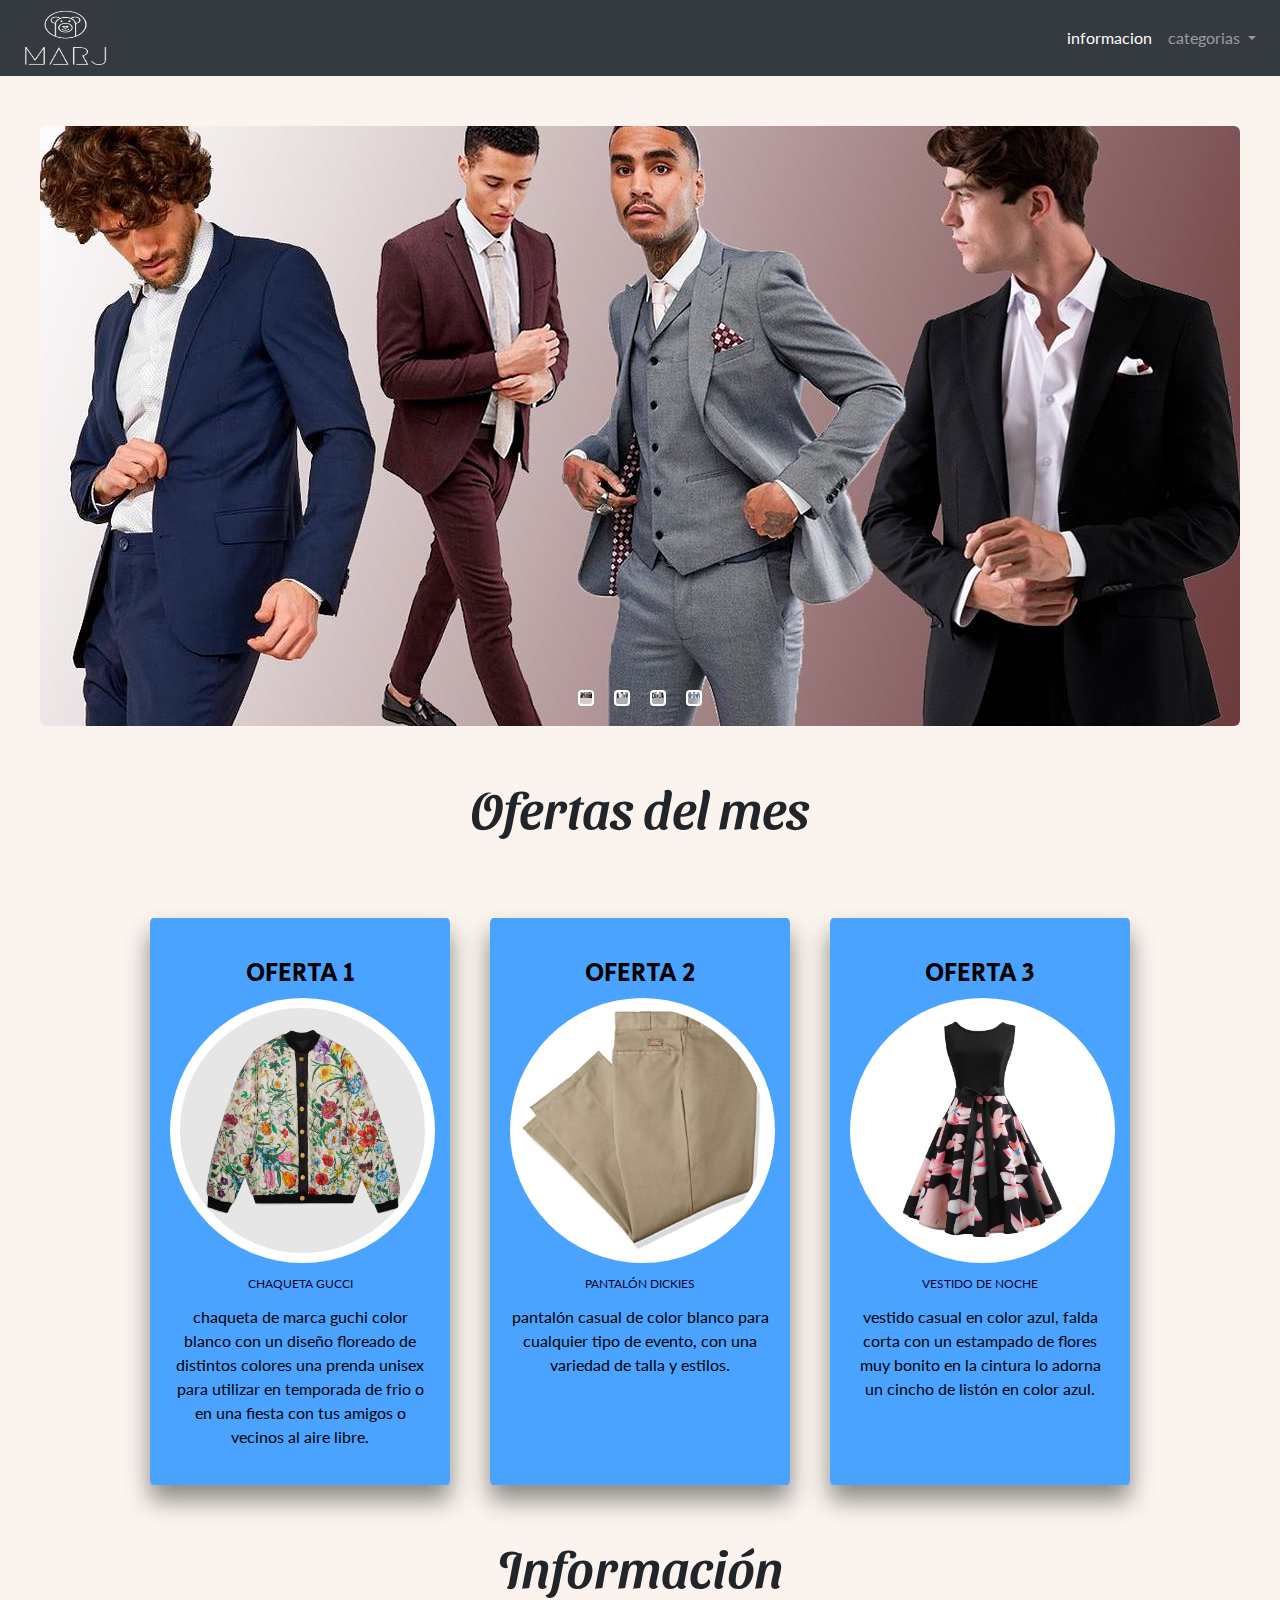
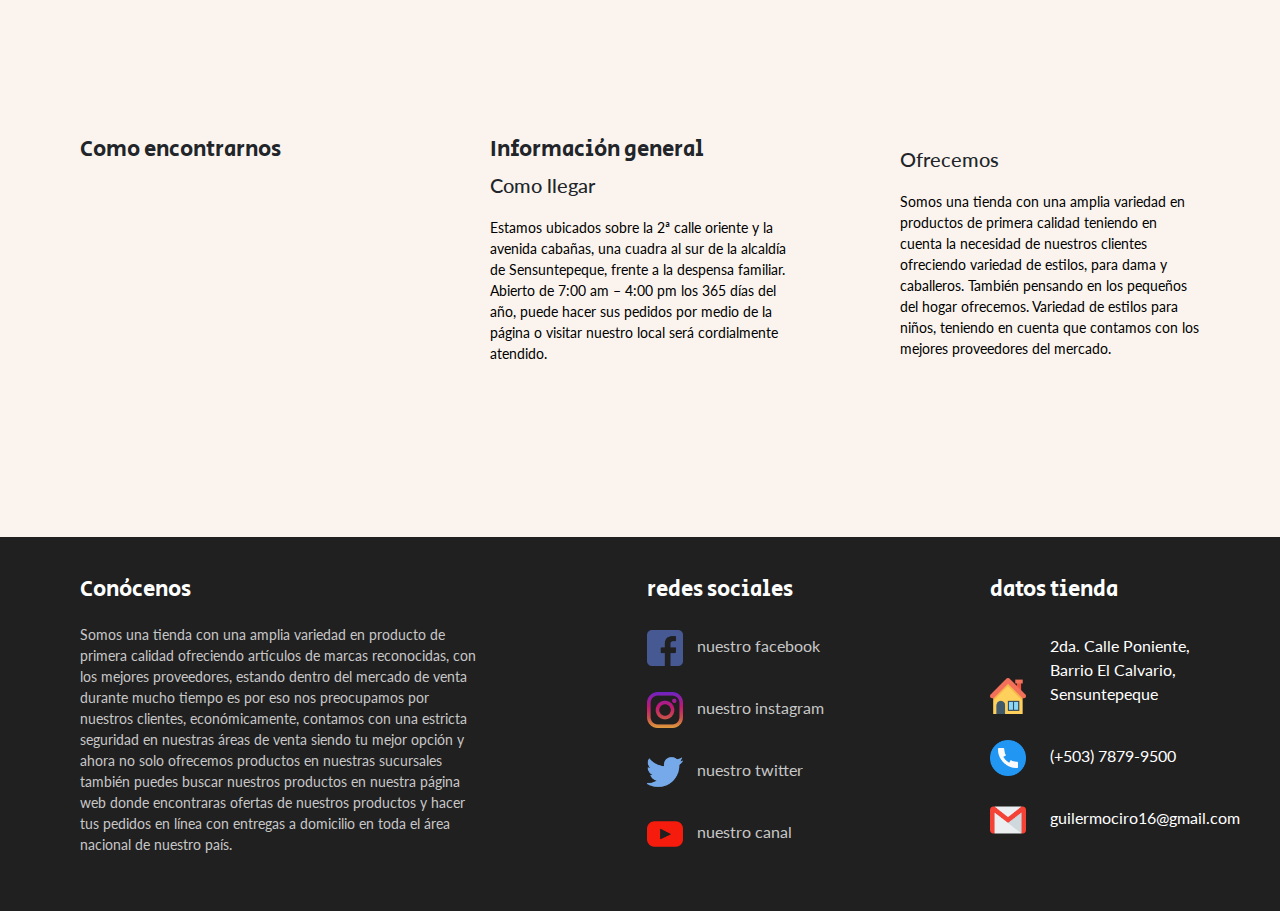
<file: index.html>
<!doctype html>
<html lang="es">
    <head>
        <!-- Required meta tags -->
        <meta charset="utf-8">
        <meta name="viewport" content="width=device-width, initial-scale=1, shrink-to-fit=no">

        <!-- Bootstrap CSS -->
        <link rel="stylesheet" href="css/bootstrap.css">

        <link href="https://fonts.googleapis.com/css2?family=Lato:wght@700&family=Sansita+Swashed:wght@800&family=Secular+One&display=swap" rel="stylesheet">

        <link rel="stylesheet" href="css/estilo3.css">
        <link rel="stylesheet" href="css/slider.css">


        <title>proyecto internet!</title>
    </head>
    <body>



        <nav class="navbar navbar-expand-lg navbar-dark bg-dark">

            <div class="centro">
                <a href="index.html">
                    <img src="img/ls.png" height="60" width="100">
                </a>
            </div>

            <button class="navbar-toggler" type="button" data-toggle="collapse" data-target="#navbarSupportedContent" aria-controls="navbarSupportedContent" aria-expanded="false" aria-label="Toggle navigation">
                <span class="navbar-toggler-icon"></span>
            </button>

            <div class="collapse navbar-collapse" id="navbarSupportedContent">
                <ul class="navbar-nav ml-auto">

                    <li class="nav-item active">
                        <a class="nav-link" href="info.html">informacion<span class="sr-only">(current)</span></a>
                    </li>
                    <li class="nav-item dropdown">
                        <a class="nav-link dropdown-toggle" href="#" id="navbarDropdown" role="button" data-toggle="dropdown" aria-haspopup="true" aria-expanded="false">
                            categorias
                        </a>
                        <div class="dropdown-menu" aria-labelledby="navbarDropdown">

                            <a class="dropdown-item" href="ropaM.html">ropa dama</a>
                            <a class="dropdown-item" href="ropaH.html">ropa caballero</a>
                            <a class="dropdown-item" href="ropaN2.html">ropa niña</a>
                            <a class="dropdown-item" href="ropaN1.html">ropa niño</a>
                            <div class="dropdown-divider"></div>

                        </div>
                    </li>
                </ul>

            </div>
        </nav>

        <section>

            <div class="cuerpo">
                <div class="full1">

                    <input type="radio" id="1" name="slider" hidden/>
                    <input type="radio" id="2" name="slider" hidden/>
                    <input type="radio" id="3" name="slider" hidden/>
                    <input type="radio" id="4" name="slider" hidden/>


                    <div class="slid">

                        <div class="icon">
                            <img src="img/d1.jpg">
                        </div>
                        <div class="icon">
                            <img src="img/d2.jpg">
                        </div>
                        <div class="icon">
                            <img src="img/d3.jpg">
                        </div>
                        <div class="icon">
                            <img src="img/d4.jpg">
                        </div>

                    </div>

                    <div class="pagina">

                        <label class="icono2" for="1">
                            <img src="img/d1.jpg">
                        </label>

                        <label class="icono2" for="2">
                            <img src="img/d2.jpg">
                        </label>

                        <label class="icono2" for="3">
                            <img src="img/d3.jpg">
                        </label>

                        <label class="icono2" for="4">
                            <img src="img/d4.jpg">
                        </label>

                    </div>

                </div>
            </div>


            <div class="esti">
                <h1>Ofertas del mes</h1>
                <article>
                    <div class="cua">
                        <div class="cuadro">
                            <h3>OFERTA 1</h3>
                            <div class="imag">
                                <img src="img/r1.jpg" alt="">
                            </div>
                            <p class="prenda">Chaqueta Gucci</p>
                            <p>chaqueta de marca guchi color blanco con un diseño floreado de distintos colores una prenda unisex para utilizar en temporada de frio o en una fiesta con tus amigos o vecinos al aire libre.</p>
                        </div>
                        <div class="cuadro">
                            <h3>OFERTA 2</h3>
                            <div class="imag">
                                <img src="img/r3.jpg" alt="">
                            </div>
                            <p class="prenda">pantalón Dickies</p>
                            <p>pantalón casual de color blanco para cualquier tipo de evento, con una variedad de talla y estilos.</p>

                        </div>
                        <div class="cuadro">
                            <h3>OFERTA 3</h3>
                            <div class="imag">
                                <img src="img/r4.jpg" alt="">
                            </div>
                            <p class="prenda">Vestido de Noche</p>
                            <p>vestido casual en color azul, falda corta con un estampado de flores muy bonito en la cintura lo adorna un cincho de listón en color azul.</p>

                        </div>
                    </div>
                </article>
                <h1>Información</h1>
            </div>

            <div class="full">

                <div class="cont-b">

                    <div class="columna1">

                        <div class="part1">
                            <h5>Como encontrarnos</h5>
                            <iframe src="https://www.google.com/maps/embed?pb=!1m18!1m12!1m3!1d6514.24677781229!2d-88.63093485538327!3d13.875355386132373!2m3!1f0!2f0!3f0!3m2!1i1024!2i768!4f13.1!3m3!1m2!1s0x8f64bd2e3ceefb33%3A0xe4e27eabc2741076!2sCalzado%20Jorgito!5e0!3m2!1ses-419!2ssv!4v1601573327488!5m2!1ses-419!2ssv" width="200" height="200" frameborder="0" style="border:0;" allowfullscreen="" aria-hidden="false" tabindex="0"></iframe>

                        </div>
                    </div>

                    <div class="columna2">

                        <div class="part2">
                            <h5>Información general</h5>
                        </div>

                        <div class="info1">
                            <h5>Como llegar</h5>
                            <p>Estamos ubicados sobre la 2ª calle oriente y la avenida cabañas, una cuadra al sur de la alcaldía de Sensuntepeque, frente a la despensa familiar. Abierto de 7:00 am – 4:00 pm los 365 días del año, puede hacer sus pedidos por medio de la página o visitar nuestro local será cordialmente atendido.</p>
                        </div>
                    </div>

                    <div class="columna3">
                        <div class="info2">
                            <h5>Ofrecemos</h5>
                            <p>Somos una tienda con una amplia variedad en productos de primera calidad teniendo en cuenta la necesidad de nuestros clientes ofreciendo variedad de estilos, para dama y caballeros. También pensando en los pequeños del hogar ofrecemos. Variedad de estilos para niños, teniendo en cuenta que contamos con los mejores proveedores  del mercado.</p>

                        </div>
                    </div>
                </div>

            </div>



        </section>

        <footer>
            <div class="full">

                <div class="cont-b">

                    <div class="columna1">
                        <h4>Conócenos</h4>
                        <p>Somos una tienda con una amplia variedad en producto de primera calidad ofreciendo artículos de marcas reconocidas, con los mejores proveedores, estando dentro del mercado de venta durante mucho tiempo es por eso nos preocupamos por nuestros clientes, económicamente,  contamos con una estricta seguridad en nuestras áreas de venta siendo tu mejor opción y ahora no solo ofrecemos productos en nuestras sucursales también puedes buscar nuestros productos en nuestra página web donde encontraras ofertas de nuestros productos y hacer tus pedidos en línea con entregas a domicilio en toda el área nacional de nuestro país.</p>

                    </div>
                    <div class="columna2">

                        <h4>redes sociales</h4>

                        <div class="filas">
                            <a href="https://m.facebook.com/MARJ-106790977982366/">
                                <img src="img/iconos/facebook.png">
                                <label>nuestro facebook</label>
                            </a>
                        </div>
                        <div class="filas">
                            <a href="https://www.instagram.com/MARJ_Oficial_Sensu/">
                                <img src="img/iconos/instagram.png">
                                <label>nuestro instagram</label>
                            </a>
                        </div>
                        <div class="filas">
                            <a href="https://mobile.twitter.com/MARJ_OFCIAL">
                                <img src="img/iconos/twitter.png">
                                <label>nuestro twitter</label>
                            </a>
                        </div>
                        <div class="filas">
                            <a href="https://m.youtube.com/channel/UCBLVKfd50AarW7typVD6k_A">
                                <img src="img/iconos/youtube.png">
                                <label>nuestro canal</label>
                            </a>
                        </div>

                    </div>
                    <div class="columna3">
                        <h4>datos tienda</h4>

                        <div class="filas2">
                            <img src="img/iconos/casa.png">
                            <label>2da. Calle Poniente, Barrio El Calvario, Sensuntepeque</label>
                        </div>
                        <div class="filas2">
                            <img src="img/iconos/telefono.png">
                            <label>(+503) 7879-9500</label>
                        </div>
                        <div class="filas2">
                            <img src="img/iconos/gmail.png">
                            <label>guilermociro16@gmail.com</label>
                        </div>

                    </div>

                </div>
            </div>
        </footer>



        <!-- Optional JavaScript -->
        <!-- jQuery first, then Popper.js, then Bootstrap JS -->
        <script src="https://code.jquery.com/jquery-3.5.1.slim.min.js" integrity="sha384-DfXdz2htPH0lsSSs5nCTpuj/zy4C+OGpamoFVy38MVBnE+IbbVYUew+OrCXaRkfj" crossorigin="anonymous"></script>
        <script src="js/bootstrap.js"></script>

    </body>
</html>
</file>
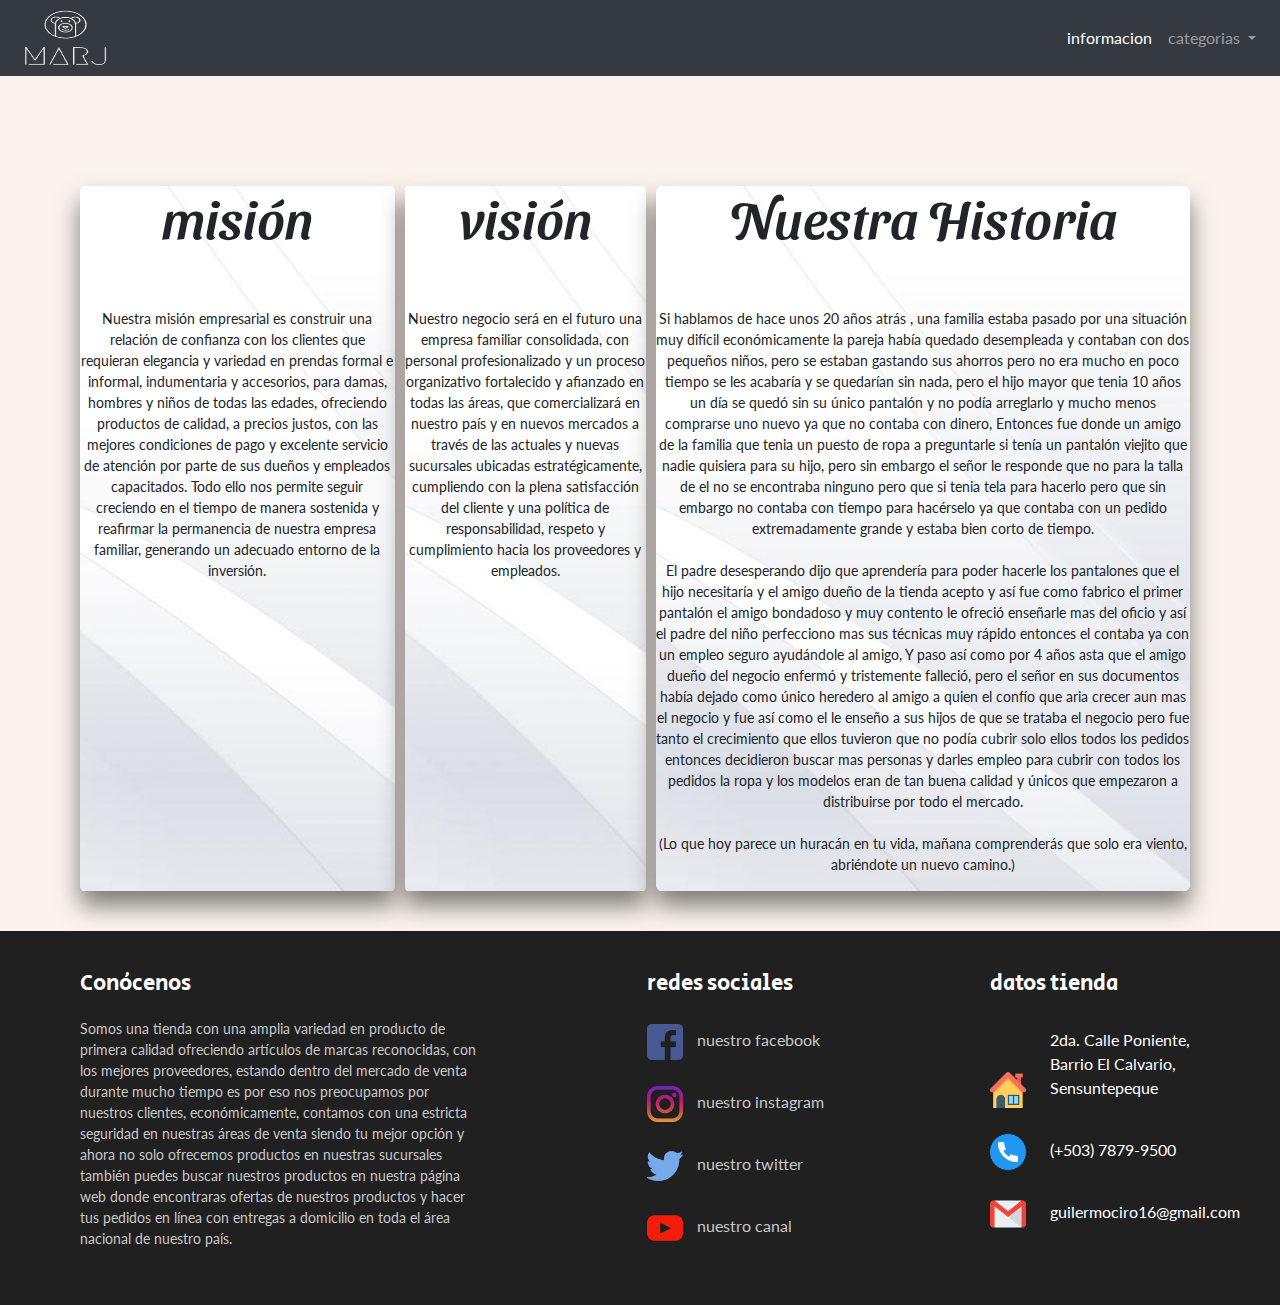
<file: info.html>
<!doctype html>
<html lang="es">
    <head>
        <!-- Required meta tags -->
        <meta charset="utf-8">
        <meta name="viewport" content="width=device-width, initial-scale=1, shrink-to-fit=no">

        <!-- Bootstrap CSS -->
        <link rel="stylesheet" href="css/bootstrap.css">

        <link href="https://fonts.googleapis.com/css2?family=Lato:wght@700&family=Sansita+Swashed:wght@800&family=Secular+One&display=swap" rel="stylesheet">

        <link rel="stylesheet" href="css/estilo3.css">
        <link rel="stylesheet" href="css/slider.css">
        <link rel="stylesheet" href="css/estilo5.css">




        <title>proyecto internet!</title>
    </head>
    <body>



        <nav class="navbar navbar-expand-lg navbar-dark bg-dark">

            <div class="centro">
                <a href="index.html">
                    <img src="img/ls.png" height="60" width="100">
                </a>
            </div>

            <button class="navbar-toggler" type="button" data-toggle="collapse" data-target="#navbarSupportedContent" aria-controls="navbarSupportedContent" aria-expanded="false" aria-label="Toggle navigation">
                <span class="navbar-toggler-icon"></span>
            </button>

            <div class="collapse navbar-collapse" id="navbarSupportedContent">
                <ul class="navbar-nav ml-auto">

                    <li class="nav-item active">
                        <a class="nav-link" href="info.html">informacion<span class="sr-only">(current)</span></a>
                    </li>
                    <li class="nav-item dropdown">
                        <a class="nav-link dropdown-toggle" href="#" id="navbarDropdown" role="button" data-toggle="dropdown" aria-haspopup="true" aria-expanded="false">
                            categorias
                        </a>
                        <div class="dropdown-menu" aria-labelledby="navbarDropdown">

                            <a class="dropdown-item" href="ropaM.html">ropa dama</a>
                            <a class="dropdown-item" href="ropaH.html">ropa caballero</a>
                            <a class="dropdown-item" href="ropaN2.html">ropa niña</a>
                            <a class="dropdown-item" href="ropaN1.html">ropa niño</a>
                            <div class="dropdown-divider"></div>

                        </div>
                    </li>
                </ul>

            </div>
        </nav>

        <section>

            <div class="full">

                <div class="cont-b">

                    <div class="columna6">
                        <h4>misión</h4>
                        <p>Nuestra misión empresarial es construir una relación de confianza con los clientes que requieran elegancia y variedad en prendas formal e informal, indumentaria y accesorios, para damas, hombres y niños de todas las edades, ofreciendo productos de calidad, a precios justos, con las mejores condiciones de pago y excelente servicio de atención por parte de sus dueños y empleados capacitados. Todo ello nos permite seguir creciendo en el tiempo de manera sostenida y reafirmar la permanencia de nuestra empresa familiar, generando un adecuado entorno de la inversión.</p>

                    </div>
                    <div class="columna6">

                        <h4>visión</h4>
                        <p>Nuestro negocio será en el futuro una empresa familiar consolidada, con personal profesionalizado y un proceso organizativo fortalecido y afianzado en todas las áreas, que comercializará en nuestro país y en nuevos mercados a través de las actuales y nuevas sucursales ubicadas estratégicamente, cumpliendo con la plena satisfacción del cliente y una política de responsabilidad, respeto y cumplimiento hacia los proveedores y empleados.</p>

                    </div>
                    <div class="columna6">
                        <h4>Nuestra Historia</h4>
                        <p>Si hablamos de hace unos 20 años atrás , una familia estaba pasado por una situación muy difícil económicamente la pareja había quedado desempleada y contaban con dos pequeños niños, pero se estaban gastando sus ahorros pero no era mucho en poco tiempo se les acabaría y se quedarían sin nada, pero el hijo mayor que tenia 10 años un día se quedó sin su único pantalón y no podía arreglarlo y mucho menos comprarse uno nuevo ya que no contaba con dinero, Entonces fue donde un amigo de la familia que tenia un puesto de ropa a preguntarle si tenía un pantalón viejito que nadie quisiera para su hijo, pero sin embargo el señor le responde que no para la talla de el no se encontraba ninguno pero que si tenia tela para hacerlo pero que sin embargo no contaba con tiempo para hacérselo ya que contaba con un pedido extremadamente grande y estaba bien corto de tiempo. <br><br>
                            El padre desesperando dijo que aprendería para poder hacerle los pantalones que el hijo necesitaría y el amigo dueño de la tienda acepto y así fue como fabrico el primer pantalón el amigo bondadoso y muy contento le ofreció enseñarle mas del oficio y así el padre del niño perfecciono mas sus técnicas muy rápido entonces el contaba ya con un empleo seguro ayudándole al amigo, Y paso así como por 4 años asta que el amigo dueño del negocio enfermó y tristemente falleció, pero el señor en sus documentos había dejado como único heredero al amigo a quien el confío que aria crecer aun mas el negocio y fue así como el le enseño a sus hijos de que se trataba el negocio pero fue tanto el crecimiento que ellos tuvieron que no podía cubrir solo ellos todos los pedidos entonces decidieron buscar mas personas y darles empleo para cubrir con todos los pedidos la ropa y los modelos eran de tan buena calidad y únicos que empezaron a distribuirse por todo el mercado. <br><br>
                            (Lo que hoy parece un huracán en tu vida, mañana comprenderás que solo era viento, abriéndote un nuevo camino.)</p>
                    </div>

                </div>

            </div>




        </section>

        <footer>
            <div class="full">

                <div class="cont-b">

                    <div class="columna1">
                        <h4>Conócenos</h4>
                        <p>Somos una tienda con una amplia variedad en producto de primera calidad ofreciendo artículos de marcas reconocidas, con los mejores proveedores, estando dentro del mercado de venta durante mucho tiempo es por eso nos preocupamos por nuestros clientes, económicamente,  contamos con una estricta seguridad en nuestras áreas de venta siendo tu mejor opción y ahora no solo ofrecemos productos en nuestras sucursales también puedes buscar nuestros productos en nuestra página web donde encontraras ofertas de nuestros productos y hacer tus pedidos en línea con entregas a domicilio en toda el área nacional de nuestro país.</p>

                    </div>
                    <div class="columna2">

                        <h4>redes sociales</h4>

                        <div class="filas">
                            <a href="https://m.facebook.com/MARJ-106790977982366/">
                                <img src="img/iconos/facebook.png">
                                <label>nuestro facebook</label>
                            </a>
                        </div>
                        <div class="filas">
                            <a href="https://www.instagram.com/MARJ_Oficial_Sensu/">
                                <img src="img/iconos/instagram.png">
                                <label>nuestro instagram</label>
                            </a>
                        </div>
                        <div class="filas">
                            <a href="https://mobile.twitter.com/MARJ_OFCIAL">
                                <img src="img/iconos/twitter.png">
                                <label>nuestro twitter</label>
                            </a>
                        </div>
                        <div class="filas">
                            <a href="https://m.youtube.com/channel/UCBLVKfd50AarW7typVD6k_A">
                                <img src="img/iconos/youtube.png">
                                <label>nuestro canal</label>
                            </a>
                        </div>

                    </div>
                    <div class="columna3">
                        <h4>datos tienda</h4>

                        <div class="filas2">
                            <img src="img/iconos/casa.png">
                            <label>2da. Calle Poniente, Barrio El Calvario, Sensuntepeque</label>
                        </div>
                        <div class="filas2">
                            <img src="img/iconos/telefono.png">
                            <label>(+503) 7879-9500</label>
                        </div>
                        <div class="filas2">
                            <img src="img/iconos/gmail.png">
                            <label>guilermociro16@gmail.com</label>
                        </div>

                    </div>

                </div>
            </div>
        </footer>



        <!-- Optional JavaScript -->
        <!-- jQuery first, then Popper.js, then Bootstrap JS -->
        <script src="https://code.jquery.com/jquery-3.5.1.slim.min.js" integrity="sha384-DfXdz2htPH0lsSSs5nCTpuj/zy4C+OGpamoFVy38MVBnE+IbbVYUew+OrCXaRkfj" crossorigin="anonymous"></script>
        <script src="js/bootstrap.js"></script>

    </body>
</html>
</file>
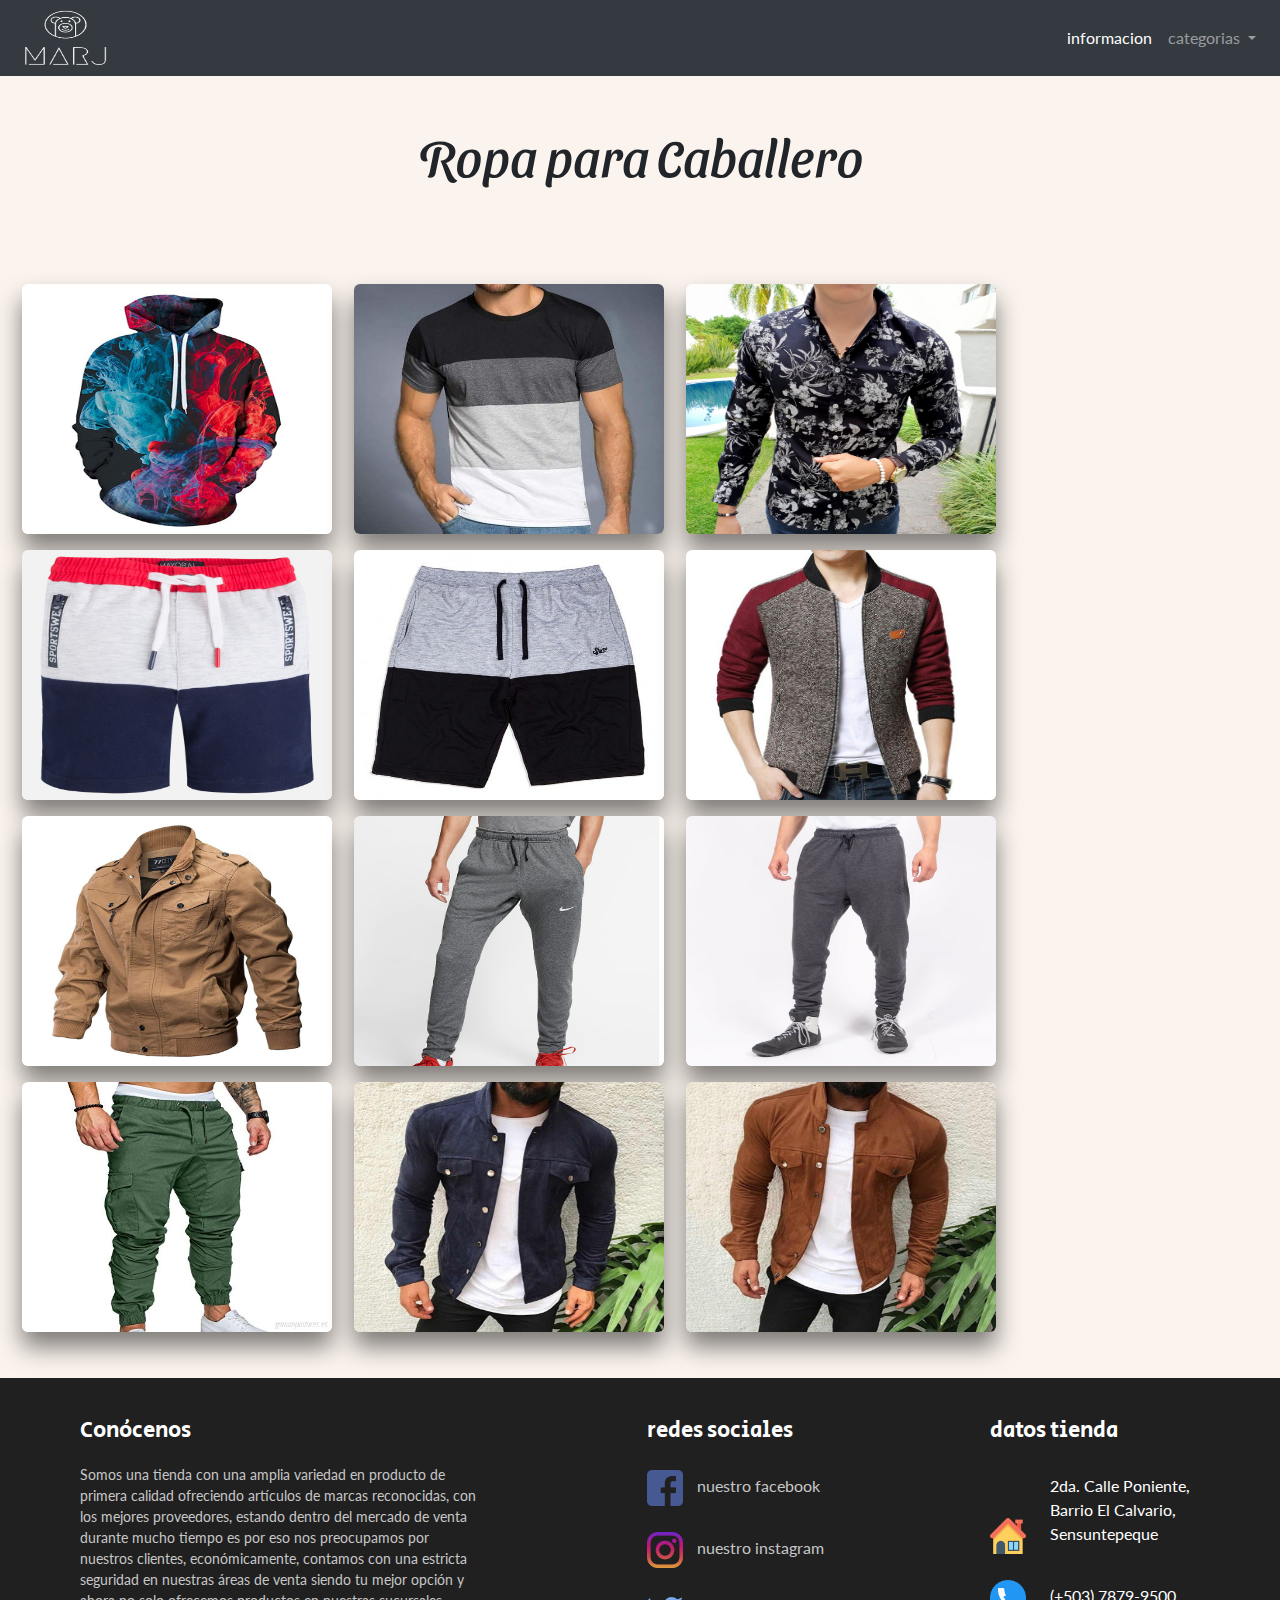
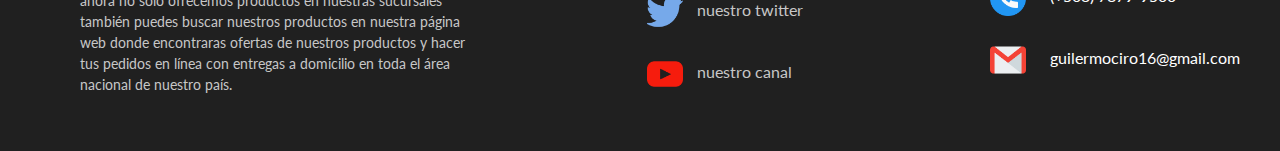
<file: ropaH.html>
<!doctype html>
<html lang="es">
    <head>
        <!-- Required meta tags -->
        <meta charset="utf-8">
        <meta name="viewport" content="width=device-width, initial-scale=1, shrink-to-fit=no">

        <!-- Bootstrap CSS -->
        <link rel="stylesheet" href="css/bootstrap.css">

        <link href="https://fonts.googleapis.com/css2?family=Lato:wght@700&family=Sansita+Swashed:wght@800&family=Secular+One&display=swap" rel="stylesheet">

        <link rel="stylesheet" href="css/estilo3.css">
        <link rel="stylesheet" href="css/slider.css">
        <link rel="stylesheet" href="css/estilo4.css">



        <title>proyecto internet!</title>
    </head>
    <body>



        <nav class="navbar navbar-expand-lg navbar-dark bg-dark">

            <div class="centro">
                <a href="index.html">
                    <img src="img/ls.png" height="60" width="100">
                </a>
            </div>

            <button class="navbar-toggler" type="button" data-toggle="collapse" data-target="#navbarSupportedContent" aria-controls="navbarSupportedContent" aria-expanded="false" aria-label="Toggle navigation">
                <span class="navbar-toggler-icon"></span>
            </button>

            <div class="collapse navbar-collapse" id="navbarSupportedContent">
                <ul class="navbar-nav ml-auto">

                    <li class="nav-item active">
                        <a class="nav-link" href="info.html">informacion<span class="sr-only">(current)</span></a>
                    </li>
                    <li class="nav-item dropdown">
                        <a class="nav-link dropdown-toggle" href="#" id="navbarDropdown" role="button" data-toggle="dropdown" aria-haspopup="true" aria-expanded="false">
                            categorias
                        </a>
                        <div class="dropdown-menu" aria-labelledby="navbarDropdown">

                            <a class="dropdown-item" href="ropaM.html">ropa dama</a>
                            <a class="dropdown-item" href="ropaH.html">ropa caballero</a>
                            <a class="dropdown-item" href="ropaN2.html">ropa niña</a>
                            <a class="dropdown-item" href="ropaN1.html">ropa niño</a>
                            <div class="dropdown-divider"></div>

                        </div>
                    </li>
                </ul>

            </div>
        </nav>

        <section>

            <div class="kl">
                <h9>Ropa para Caballero</h9>
            </div>

            <div class="l1">

                <div class="r1">
                    <figure>
                        <img src="img/ropaH/r1.jpg" class="card-img-top" alt="...">
                        <div class="t1">
                            <p>Lindo suerte de caballero en toda talla.</p>
                        </div>
                    </figure>
                </div>

                <div class="r1">
                    <figure>
                        <img src="img/ropaH/r2.jpg" class="card-img-top" alt="...">
                        <div class="t1">
                            <p>Bonita camiseta ideal para ocasiones normales.</p>
                        </div>
                    </figure>
                </div>
                <div class="r1">
                    <figure>
                        <img src="img/ropaH/r3.jpg" class="card-img-top" alt="...">
                        <div class="t1">
                            <p>Bonita camisa de vestir para ocasiones importante.</p>
                        </div>
                    </figure>
                </div>
                <div class="r1">
                    <figure>
                        <img src="img/ropaH/r4.jpg" class="card-img-top" alt="...">
                        <div class="t1">
                            <p>Lindo short para caballero de buena tela.</p>
                        </div>
                    </figure>
                </div>
                <div class="r1">
                    <figure>
                        <img src="img/ropaH/r5.jpg" class="card-img-top" alt="...">
                        <div class="t1">
                            <p>Lindo short para caballero de buena tela.</p>
                        </div>
                    </figure>
                </div>
                <div class="r1">
                    <figure>
                        <img src="img/ropaH/r6.jpg" class="card-img-top" alt="...">
                        <div class="t1">
                            <p>Linda chaqueta para caballero color gris.</p>
                        </div>
                    </figure>
                </div>
                <div class="r1">
                    <figure>
                        <img src="img/ropaH/r7.jpg" class="card-img-top" alt="...">
                        <div class="t1">
                            <p>Lindo pantalón color verde para caballero.</p>
                        </div>
                    </figure>
                </div>
                <div class="r1">
                    <figure>
                        <img src="img/ropaH/r8.jpg" class="card-img-top" alt="...">
                        <div class="t1">
                            <p>Linda chaqueta para caballero color azul.</p>
                        </div>
                    </figure>
                </div>
                <div class="r1">
                    <figure>
                        <img src="img/ropaH/r9.jpg" class="card-img-top" alt="...">
                        <div class="t1">
                            <p>Bonito chaqueta color café.</p>
                        </div>
                    </figure>
                </div>
                <div class="r1">
                    <figure>
                        <img src="img/ropaH/r10.jpg" class="card-img-top" alt="...">
                        <div class="t1">
                            <p>Chaqueta de cuero cómoda ideal para salidas.
                                Color café.</p>
                        </div>
                    </figure>
                </div>
                <div class="r1">
                    <figure>
                        <img src="img/ropaH/r11.jpg" class="card-img-top" alt="...">
                        <div class="t1">
                            <p>Pans para ir al gimnasio muy flexible Color gris oscuro.</p>
                        </div>
                    </figure>
                </div>
                <div class="r1">
                    <figure>
                        <img src="img/ropaH/r12.jpg" class="card-img-top" alt="...">
                        <div class="t1">
                            <p>Pans para frio cómodo muy excelente para el frio
                                Color gris pálido.</p>
                        </div>
                    </figure>
                </div>
            </div>

        </section>

        <footer>
            <div class="full">

                <div class="cont-b">

                    <div class="columna1">
                        <h4>Conócenos</h4>
                        <p>Somos una tienda con una amplia variedad en producto de primera calidad ofreciendo artículos de marcas reconocidas, con los mejores proveedores, estando dentro del mercado de venta durante mucho tiempo es por eso nos preocupamos por nuestros clientes, económicamente,  contamos con una estricta seguridad en nuestras áreas de venta siendo tu mejor opción y ahora no solo ofrecemos productos en nuestras sucursales también puedes buscar nuestros productos en nuestra página web donde encontraras ofertas de nuestros productos y hacer tus pedidos en línea con entregas a domicilio en toda el área nacional de nuestro país.</p>

                    </div>
                    <div class="columna2">

                        <h4>redes sociales</h4>

                        <div class="filas">
                            <a href="https://m.facebook.com/MARJ-106790977982366/">
                                <img src="img/iconos/facebook.png">
                                <label>nuestro facebook</label>
                            </a>
                        </div>
                        <div class="filas">
                            <a href="https://www.instagram.com/MARJ_Oficial_Sensu/">
                                <img src="img/iconos/instagram.png">
                                <label>nuestro instagram</label>
                            </a>
                        </div>
                        <div class="filas">
                            <a href="https://mobile.twitter.com/MARJ_OFCIAL">
                                <img src="img/iconos/twitter.png">
                                <label>nuestro twitter</label>
                            </a>
                        </div>
                        <div class="filas">
                            <a href="https://m.youtube.com/channel/UCBLVKfd50AarW7typVD6k_A">
                                <img src="img/iconos/youtube.png">
                                <label>nuestro canal</label>
                            </a>
                        </div>

                    </div>
                    <div class="columna3">
                        <h4>datos tienda</h4>

                        <div class="filas2">
                            <img src="img/iconos/casa.png">
                            <label>2da. Calle Poniente, Barrio El Calvario, Sensuntepeque</label>
                        </div>
                        <div class="filas2">
                            <img src="img/iconos/telefono.png">
                            <label>(+503) 7879-9500</label>
                        </div>
                        <div class="filas2">
                            <img src="img/iconos/gmail.png">
                            <label>guilermociro16@gmail.com</label>
                        </div>

                    </div>

                </div>
            </div>
        </footer>



        <!-- Optional JavaScript -->
        <!-- jQuery first, then Popper.js, then Bootstrap JS -->
        <script src="https://code.jquery.com/jquery-3.5.1.slim.min.js" integrity="sha384-DfXdz2htPH0lsSSs5nCTpuj/zy4C+OGpamoFVy38MVBnE+IbbVYUew+OrCXaRkfj" crossorigin="anonymous"></script>
        <script src="js/bootstrap.js"></script>

    </body>
</html>
</file>
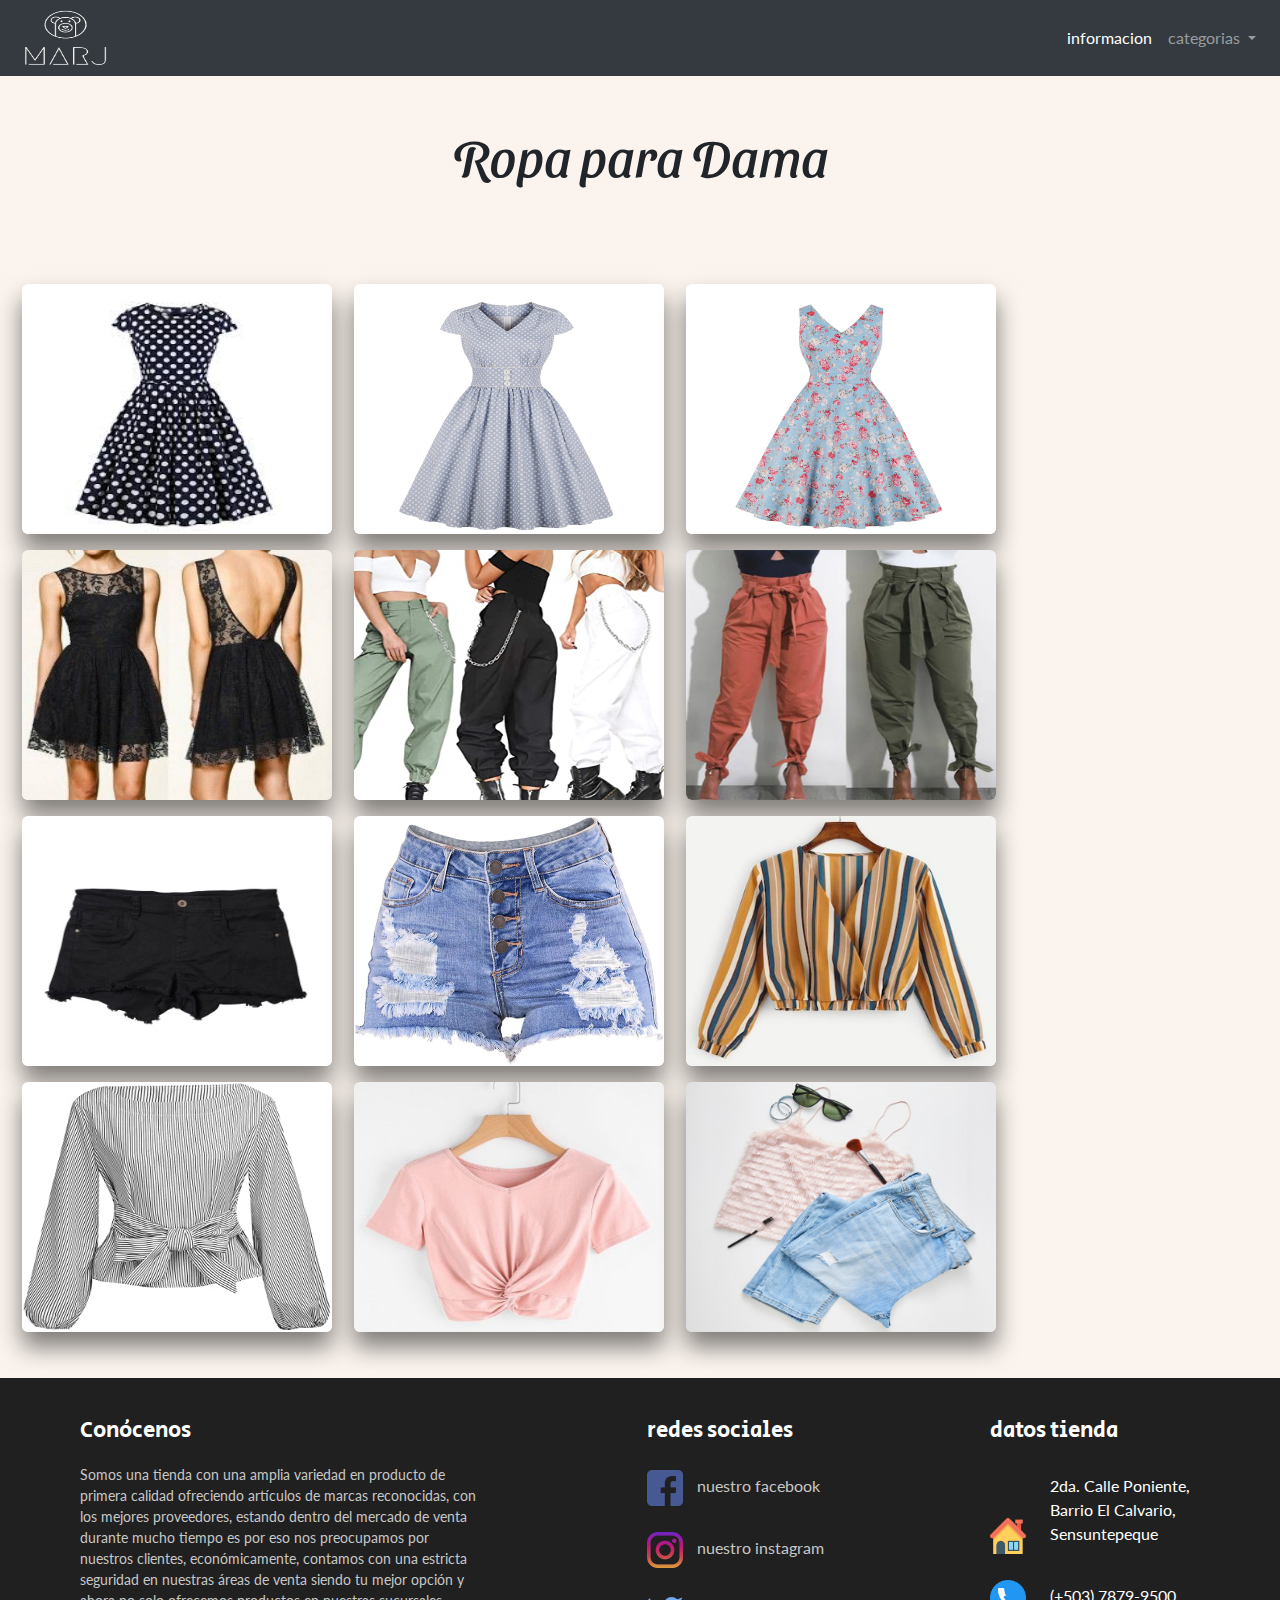
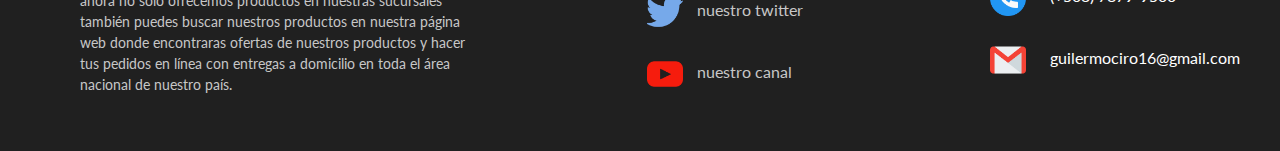
<file: ropaM.html>
<!doctype html>
<html lang="es">
    <head>
        <!-- Required meta tags -->
        <meta charset="utf-8">
        <meta name="viewport" content="width=device-width, initial-scale=1, shrink-to-fit=no">

        <!-- Bootstrap CSS -->
        <link rel="stylesheet" href="css/bootstrap.css">

        <link href="https://fonts.googleapis.com/css2?family=Lato:wght@700&family=Sansita+Swashed:wght@800&family=Secular+One&display=swap" rel="stylesheet">

        <link rel="stylesheet" href="css/estilo3.css">
        <link rel="stylesheet" href="css/slider.css">
        <link rel="stylesheet" href="css/estilo4.css">



        <title>proyecto internet!</title>
    </head>
    <body>



        <nav class="navbar navbar-expand-lg navbar-dark bg-dark">

            <div class="centro">
                <a href="index.html">
                    <img src="img/ls.png" height="60" width="100">
                </a>
            </div>

            <button class="navbar-toggler" type="button" data-toggle="collapse" data-target="#navbarSupportedContent" aria-controls="navbarSupportedContent" aria-expanded="false" aria-label="Toggle navigation">
                <span class="navbar-toggler-icon"></span>
            </button>

            <div class="collapse navbar-collapse" id="navbarSupportedContent">
                <ul class="navbar-nav ml-auto">

                    <li class="nav-item active">
                        <a class="nav-link" href="info.html">informacion<span class="sr-only">(current)</span></a>
                    </li>
                    <li class="nav-item dropdown">
                        <a class="nav-link dropdown-toggle" href="#" id="navbarDropdown" role="button" data-toggle="dropdown" aria-haspopup="true" aria-expanded="false">
                            categorias
                        </a>
                        <div class="dropdown-menu" aria-labelledby="navbarDropdown">

                            <a class="dropdown-item" href="ropaM.html">ropa dama</a>
                            <a class="dropdown-item" href="ropaH.html">ropa caballero</a>
                            <a class="dropdown-item" href="ropaN2.html">ropa niña</a>
                            <a class="dropdown-item" href="ropaN1.html">ropa niño</a>
                            <div class="dropdown-divider"></div>

                        </div>
                    </li>
                </ul>

            </div>
        </nav>

        <section>

            <div class="kl">
                <h9>Ropa para Dama</h9>
            </div>

            <div class="l1">

                <div class="r1">
                    <figure>
                        <img src="img/ropaM/m1.jpeg" class="card-img-top" alt="...">
                        <div class="t1">
                            <p>Lindo vestido negro de primera
                                Color negro con puntos ideal para ocasiones especiales
                                . </p>
                        </div>
                    </figure>
                </div>

                <div class="r1">
                    <figure>
                        <img src="img/ropaM/m2.jpg" class="card-img-top" alt="...">
                        <div class="t1">
                            <p>Lindo vestido de tela muy suave y comodidad.
                                Color celeste con punto blanco ideal para fiestas formales.</p>
                        </div>
                    </figure>
                </div>
                <div class="r1">
                    <figure>
                        <img src="img/ropaM/m3.jpg" class="card-img-top" alt="...">
                        <div class="t1">
                            <p>Vestido floreado color azul y rosas
                                Hecho para un día de picnic.
                            </p>
                        </div>
                    </figure>
                </div>
                <div class="r1">
                    <figure>
                        <img src="img/ropaM/m4.jpg" class="card-img-top" alt="...">
                        <div class="t1">
                            <p>Vestido para fiestas o discotecas muy lindo.
                                Color negro.</p>
                        </div>
                    </figure>
                </div>
                <div class="r1">
                    <figure>
                        <img src="img/ropaM/m5.jpg" class="card-img-top" alt="...">
                        <div class="t1">
                            <p>Pantalones tiro alto muy cómodos tres colores
                                (Verde,
                                Negro, Blanco).</p>
                        </div>
                    </figure>
                </div>
                <div class="r1">
                    <figure>
                        <img src="img/ropaM/m6.webp" class="card-img-top" alt="...">
                        <div class="t1">
                            <p>Pantalones  Pará mujer edición limitada
                                Color rosa pálido y verde oscuro.</p>
                        </div>
                    </figure>
                </div>
                <div class="r1">
                    <figure>
                        <img src="img/ropaM/m7.jpg" class="card-img-top" alt="...">
                        <div class="t1">
                            <p>Short para verano muy cómodo.
                                Color negro.</p>
                        </div>
                    </figure>
                </div>
                <div class="r1">
                    <figure>
                        <img src="img/ropaM/m8.jpg" class="card-img-top" alt="...">
                        <div class="t1">
                            <p>Short tiro alto con múltiples botones muy fabuloso.
                                Color azul.</p>
                        </div>
                    </figure>
                </div>
                <div class="r1">
                    <figure>
                        <img src="img/ropaM/m9.jpg" class="card-img-top" alt="...">
                        <div class="t1">
                            <p>Blusa color amarillo ideal para el verano.</p>
                        </div>
                    </figure>
                </div>
                <div class="r1">
                    <figure>
                        <img src="img/ropaM/m10.jpg" class="card-img-top" alt="...">
                        <div class="t1">
                            <p>Blusa rayada ideal para ocasiones especiales.</p>
                        </div>
                    </figure>
                </div>
                <div class="r1">
                    <figure>
                        <img src="img/ropaM/m11.jpg" class="card-img-top" alt="...">
                        <div class="t1">
                            <p>Blusa color rosa ideal para días calurosos.</p>
                        </div>
                    </figure>
                </div>
                <div class="r1">
                    <figure>
                        <img src="img/ropaM/m12.jpg" class="card-img-top" alt="...">
                        <div class="t1">
                            <p>Traje completo para una mejor comodidad de ella.
                                Pantalón azul.
                                Camisa color rosado, Gafas de sol.</p>
                        </div>
                    </figure>
                </div>
            </div>

        </section>

        <footer>
            <div class="full">

                <div class="cont-b">

                    <div class="columna1">
                        <h4>Conócenos</h4>
                        <p>Somos una tienda con una amplia variedad en producto de primera calidad ofreciendo artículos de marcas reconocidas, con los mejores proveedores, estando dentro del mercado de venta durante mucho tiempo es por eso nos preocupamos por nuestros clientes, económicamente,  contamos con una estricta seguridad en nuestras áreas de venta siendo tu mejor opción y ahora no solo ofrecemos productos en nuestras sucursales también puedes buscar nuestros productos en nuestra página web donde encontraras ofertas de nuestros productos y hacer tus pedidos en línea con entregas a domicilio en toda el área nacional de nuestro país.</p>

                    </div>
                    <div class="columna2">

                        <h4>redes sociales</h4>

                        <div class="filas">
                            <a href="https://m.facebook.com/MARJ-106790977982366/">
                                <img src="img/iconos/facebook.png">
                                <label>nuestro facebook</label>
                            </a>
                        </div>
                        <div class="filas">
                            <a href="https://www.instagram.com/MARJ_Oficial_Sensu/">
                                <img src="img/iconos/instagram.png">
                                <label>nuestro instagram</label>
                            </a>
                        </div>
                        <div class="filas">
                            <a href="https://mobile.twitter.com/MARJ_OFCIAL">
                                <img src="img/iconos/twitter.png">
                                <label>nuestro twitter</label>
                            </a>
                        </div>
                        <div class="filas">
                            <a href="https://m.youtube.com/channel/UCBLVKfd50AarW7typVD6k_A">
                                <img src="img/iconos/youtube.png">
                                <label>nuestro canal</label>
                            </a>
                        </div>

                    </div>
                    <div class="columna3">
                        <h4>datos tienda</h4>

                        <div class="filas2">
                            <img src="img/iconos/casa.png">
                            <label>2da. Calle Poniente, Barrio El Calvario, Sensuntepeque</label>
                        </div>
                        <div class="filas2">
                            <img src="img/iconos/telefono.png">
                            <label>(+503) 7879-9500</label>
                        </div>
                        <div class="filas2">
                            <img src="img/iconos/gmail.png">
                            <label>guilermociro16@gmail.com</label>
                        </div>

                    </div>

                </div>
            </div>
        </footer>



        <!-- Optional JavaScript -->
        <!-- jQuery first, then Popper.js, then Bootstrap JS -->
        <script src="https://code.jquery.com/jquery-3.5.1.slim.min.js" integrity="sha384-DfXdz2htPH0lsSSs5nCTpuj/zy4C+OGpamoFVy38MVBnE+IbbVYUew+OrCXaRkfj" crossorigin="anonymous"></script>
        <script src="js/bootstrap.js"></script>

    </body>
</html>
</file>
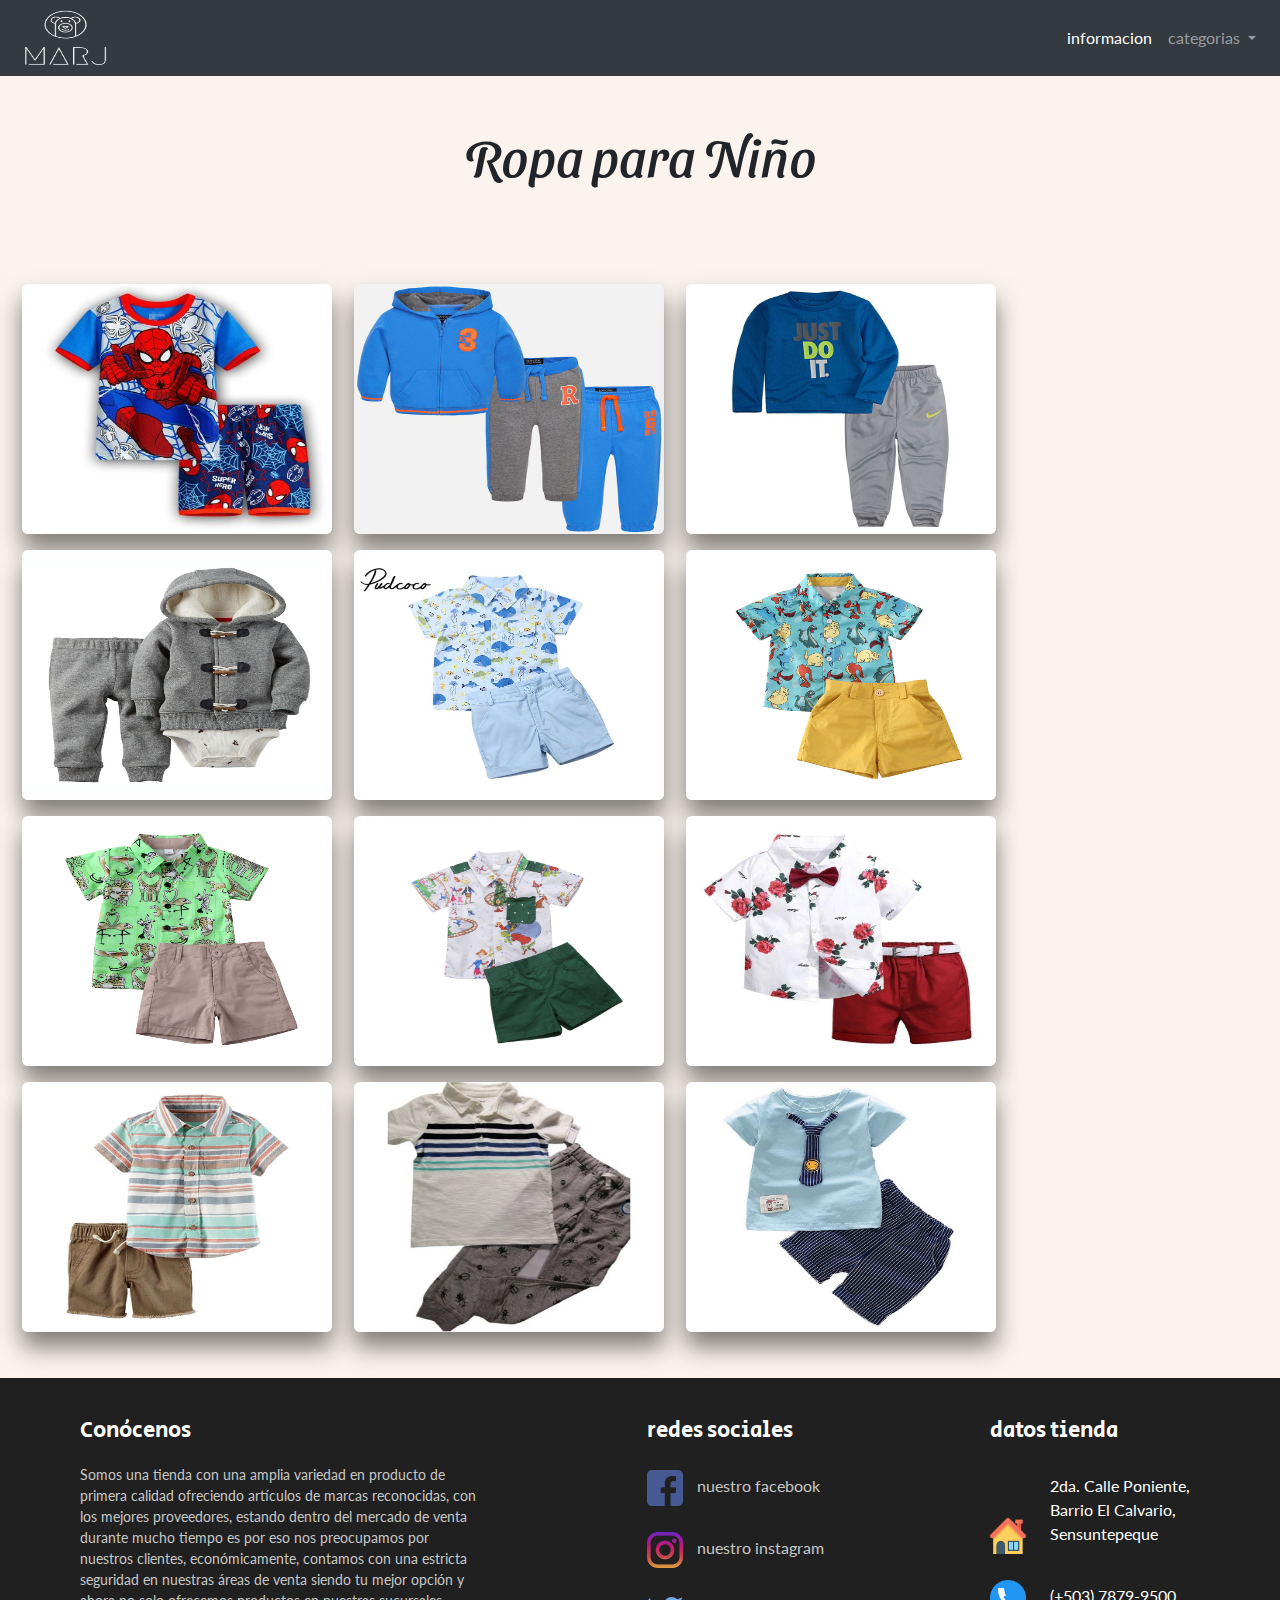
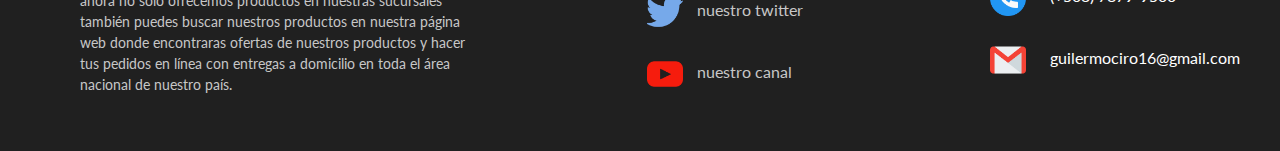
<file: ropaN1.html>
<!doctype html>
<html lang="es">
    <head>
        <!-- Required meta tags -->
        <meta charset="utf-8">
        <meta name="viewport" content="width=device-width, initial-scale=1, shrink-to-fit=no">

        <!-- Bootstrap CSS -->
        <link rel="stylesheet" href="css/bootstrap.css">

        <link href="https://fonts.googleapis.com/css2?family=Lato:wght@700&family=Sansita+Swashed:wght@800&family=Secular+One&display=swap" rel="stylesheet">

        <link rel="stylesheet" href="css/estilo3.css">
        <link rel="stylesheet" href="css/slider.css">
        <link rel="stylesheet" href="css/estilo4.css">



        <title>proyecto internet!</title>
    </head>
    <body>



        <nav class="navbar navbar-expand-lg navbar-dark bg-dark">

            <div class="centro">
                <a href="index.html">
                    <img src="img/ls.png" height="60" width="100">
                </a>
            </div>

            <button class="navbar-toggler" type="button" data-toggle="collapse" data-target="#navbarSupportedContent" aria-controls="navbarSupportedContent" aria-expanded="false" aria-label="Toggle navigation">
                <span class="navbar-toggler-icon"></span>
            </button>

            <div class="collapse navbar-collapse" id="navbarSupportedContent">
                <ul class="navbar-nav ml-auto">

                    <li class="nav-item active">
                        <a class="nav-link" href="info.html">informacion<span class="sr-only">(current)</span></a>
                    </li>
                    <li class="nav-item dropdown">
                        <a class="nav-link dropdown-toggle" href="#" id="navbarDropdown" role="button" data-toggle="dropdown" aria-haspopup="true" aria-expanded="false">
                            categorias
                        </a>
                        <div class="dropdown-menu" aria-labelledby="navbarDropdown">

                            <a class="dropdown-item" href="ropaM.html">ropa dama</a>
                            <a class="dropdown-item" href="ropaH.html">ropa caballero</a>
                            <a class="dropdown-item" href="ropaN2.html">ropa niña</a>
                            <a class="dropdown-item" href="ropaN1.html">ropa niño</a>
                            <div class="dropdown-divider"></div>

                        </div>
                    </li>
                </ul>

            </div>
        </nav>

        <section>

            <div class="kl">
                <h9>Ropa para Niño</h9>
            </div>

            <div class="l1">

                <div class="r1">
                    <figure>
                        <img src="img/ropaN2/d1.jpg" class="card-img-top" alt="...">
                        <div class="t1">
                            <p>Lindo conjunto de niño. en toda talla.</p>
                        </div>
                    </figure>
                </div>

                <div class="r1">
                    <figure>
                        <img src="img/ropaN2/d2.jpg" class="card-img-top" alt="...">
                        <div class="t1">
                            <p>Lindos colores en conjuntos para niños.</p>
                        </div>
                    </figure>
                </div>
                <div class="r1">
                    <figure>
                        <img src="img/ropaN2/d3.jpg" class="card-img-top" alt="...">
                        <div class="t1">
                            <p>Lindo traje para niño de marca NIKE.</p>
                        </div>
                    </figure>
                </div>
                <div class="r1">
                    <figure>
                        <img src="img/ropaN2/d4.jpg" class="card-img-top" alt="...">
                        <div class="t1">
                            <p>Bonito conjunto para niño ideal para época de frio.</p>
                        </div>
                    </figure>
                </div>
                <div class="r1">
                    <figure>
                        <img src="img/ropaN2/d5.jpg" class="card-img-top" alt="...">
                        <div class="t1">
                            <p>Lindo conjunto ideal para el verano.</p>
                        </div>
                    </figure>
                </div>
                <div class="r1">
                    <figure>
                        <img src="img/ropaN2/d6.jpg" class="card-img-top" alt="...">
                        <div class="t1">
                            <p>Lindo conjunto para niño celeste con amarillo. Edición verano.</p>
                        </div>
                    </figure>
                </div>
                <div class="r1">
                    <figure>
                        <img src="img/ropaN2/d7.jpg" class="card-img-top" alt="...">
                        <div class="t1">
                            <p>Lindo conjunto para niño verde con gris. Edición verano.</p>
                        </div>
                    </figure>
                </div>
                <div class="r1">
                    <figure>
                        <img src="img/ropaN2/d8.jpg" class="card-img-top" alt="...">
                        <div class="t1">
                            <p>Lindo conjunto para niño blanco con verde oscuro. Edición verano.</p>
                        </div>
                    </figure>
                </div>
                <div class="r1">
                    <figure>
                        <img src="img/ropaN2/d9.jpg" class="card-img-top" alt="...">
                        <div class="t1">
                            <p>Lindo conjunto para niño blanco con rojo. Edición verano.</p>
                        </div>
                    </figure>
                </div>
                <div class="r1">
                    <figure>
                        <img src="img/ropaN2/d10.jpg" class="card-img-top" alt="...">
                        <div class="t1">
                            <p>Lindo conjunto para niño short gris, camisa con rallas. Edición verano.</p>
                        </div>
                    </figure>
                </div>
                <div class="r1">
                    <figure>
                        <img src="img/ropaN2/d11.jpg" class="card-img-top" alt="...">
                        <div class="t1">
                            <p>Traje para niño camisa con rallas, jogger gris. Ideal para el invierno.</p>
                        </div>
                    </figure>
                </div>
                <div class="r1">
                    <figure>
                        <img src="img/ropaN2/d12.jpg" class="card-img-top" alt="...">
                        <div class="t1">
                            <p>Traje para niño camisa color celeste con corbata, short con rallas. Edición verano.</p>
                        </div>
                    </figure>
                </div>
            </div>

        </section>

        <footer>
            <div class="full">

                <div class="cont-b">

                    <div class="columna1">
                        <h4>Conócenos</h4>
                        <p>Somos una tienda con una amplia variedad en producto de primera calidad ofreciendo artículos de marcas reconocidas, con los mejores proveedores, estando dentro del mercado de venta durante mucho tiempo es por eso nos preocupamos por nuestros clientes, económicamente,  contamos con una estricta seguridad en nuestras áreas de venta siendo tu mejor opción y ahora no solo ofrecemos productos en nuestras sucursales también puedes buscar nuestros productos en nuestra página web donde encontraras ofertas de nuestros productos y hacer tus pedidos en línea con entregas a domicilio en toda el área nacional de nuestro país.</p>

                    </div>
                    <div class="columna2">

                        <h4>redes sociales</h4>

                        <div class="filas">
                            <a href="https://m.facebook.com/MARJ-106790977982366/">
                                <img src="img/iconos/facebook.png">
                                <label>nuestro facebook</label>
                            </a>
                        </div>
                        <div class="filas">
                            <a href="https://www.instagram.com/MARJ_Oficial_Sensu/">
                                <img src="img/iconos/instagram.png">
                                <label>nuestro instagram</label>
                            </a>
                        </div>
                        <div class="filas">
                            <a href="https://mobile.twitter.com/MARJ_OFCIAL">
                                <img src="img/iconos/twitter.png">
                                <label>nuestro twitter</label>
                            </a>
                        </div>
                        <div class="filas">
                            <a href="https://m.youtube.com/channel/UCBLVKfd50AarW7typVD6k_A">
                                <img src="img/iconos/youtube.png">
                                <label>nuestro canal</label>
                            </a>
                        </div>

                    </div>
                    <div class="columna3">
                        <h4>datos tienda</h4>

                        <div class="filas2">
                            <img src="img/iconos/casa.png">
                            <label>2da. Calle Poniente, Barrio El Calvario, Sensuntepeque</label>
                        </div>
                        <div class="filas2">
                            <img src="img/iconos/telefono.png">
                            <label>(+503) 7879-9500</label>
                        </div>
                        <div class="filas2">
                            <img src="img/iconos/gmail.png">
                            <label>guilermociro16@gmail.com</label>
                        </div>

                    </div>

                </div>
            </div>
        </footer>



        <!-- Optional JavaScript -->
        <!-- jQuery first, then Popper.js, then Bootstrap JS -->
        <script src="https://code.jquery.com/jquery-3.5.1.slim.min.js" integrity="sha384-DfXdz2htPH0lsSSs5nCTpuj/zy4C+OGpamoFVy38MVBnE+IbbVYUew+OrCXaRkfj" crossorigin="anonymous"></script>
        <script src="js/bootstrap.js"></script>

    </body>
</html>
</file>
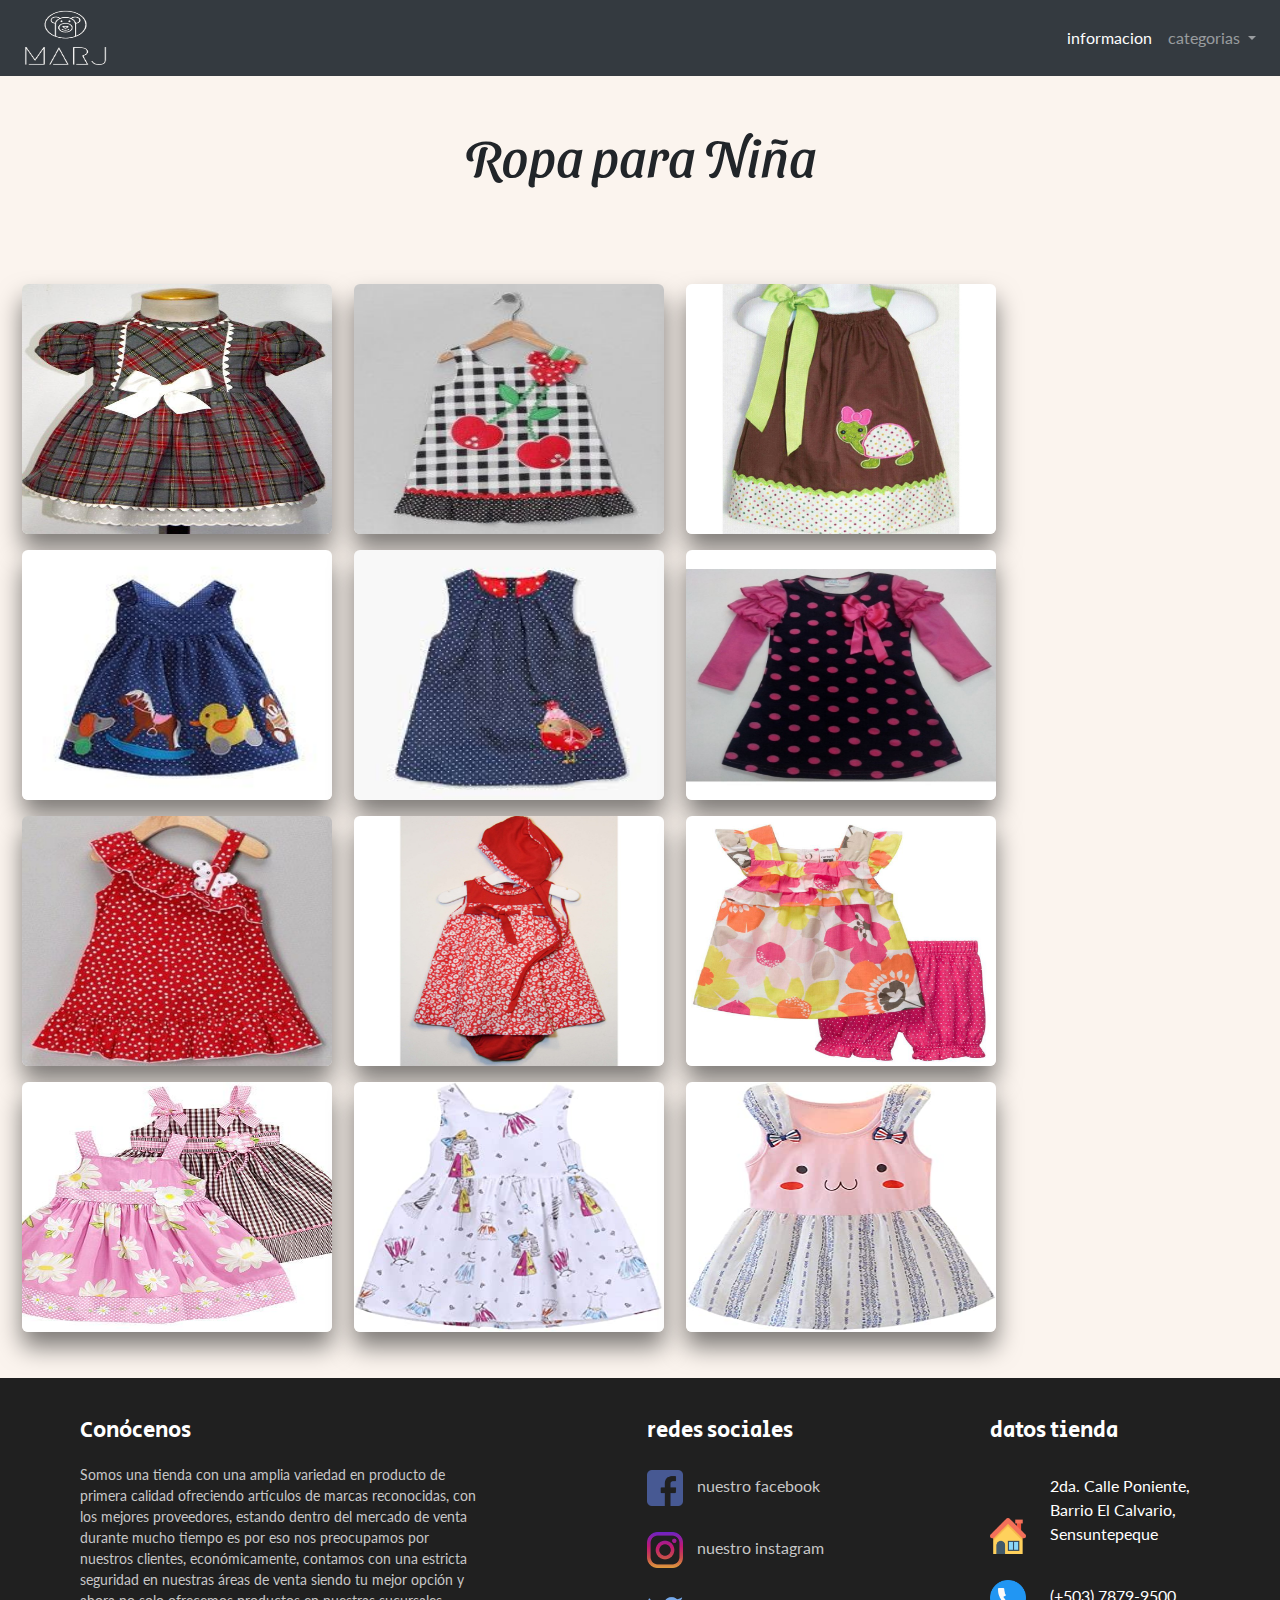
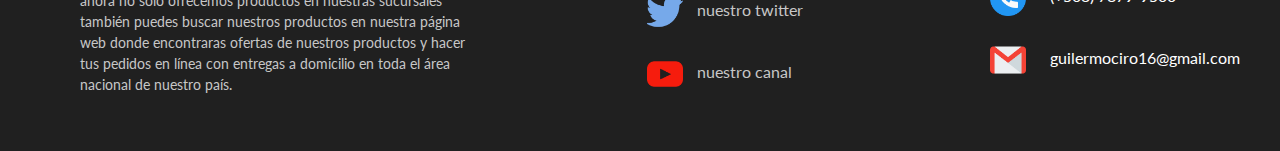
<file: ropaN2.html>
<!doctype html>
<html lang="es">
    <head>
        <!-- Required meta tags -->
        <meta charset="utf-8">
        <meta name="viewport" content="width=device-width, initial-scale=1, shrink-to-fit=no">

        <!-- Bootstrap CSS -->
        <link rel="stylesheet" href="css/bootstrap.css">

        <link href="https://fonts.googleapis.com/css2?family=Lato:wght@700&family=Sansita+Swashed:wght@800&family=Secular+One&display=swap" rel="stylesheet">

        <link rel="stylesheet" href="css/estilo3.css">
        <link rel="stylesheet" href="css/slider.css">
        <link rel="stylesheet" href="css/estilo4.css">



        <title>proyecto internet!</title>
    </head>
    <body>



        <nav class="navbar navbar-expand-lg navbar-dark bg-dark">

            <div class="centro">
                <a href="index.html">
                    <img src="img/ls.png" height="60" width="100">
                </a>
            </div>

            <button class="navbar-toggler" type="button" data-toggle="collapse" data-target="#navbarSupportedContent" aria-controls="navbarSupportedContent" aria-expanded="false" aria-label="Toggle navigation">
                <span class="navbar-toggler-icon"></span>
            </button>

            <div class="collapse navbar-collapse" id="navbarSupportedContent">
                <ul class="navbar-nav ml-auto">

                    <li class="nav-item active">
                        <a class="nav-link" href="info.html">informacion<span class="sr-only">(current)</span></a>
                    </li>
                    <li class="nav-item dropdown">
                        <a class="nav-link dropdown-toggle" href="#" id="navbarDropdown" role="button" data-toggle="dropdown" aria-haspopup="true" aria-expanded="false">
                            categorias
                        </a>
                        <div class="dropdown-menu" aria-labelledby="navbarDropdown">

                            <a class="dropdown-item" href="ropaM.html">ropa dama</a>
                            <a class="dropdown-item" href="ropaH.html">ropa caballero</a>
                            <a class="dropdown-item" href="ropaN2.html">ropa niña</a>
                            <a class="dropdown-item" href="ropaN1.html">ropa niño</a>
                            <div class="dropdown-divider"></div>

                        </div>
                    </li>
                </ul>

            </div>
        </nav>

        <section>

            <div class="kl">
                <h9>Ropa para Niña</h9>
            </div>

            <div class="l1">

                <div class="r1">
                    <figure>
                        <img src="img/ropaN1/l1.jpg" class="card-img-top" alt="...">
                        <div class="t1">
                            <p>Vestido para niña de 3 a 4 años
                                Gris pálido con franjas rojas.</p>
                        </div>
                    </figure>
                </div>

                <div class="r1">
                    <figure>
                        <img src="img/ropaN1/l2.jpg" class="card-img-top" alt="...">
                        <div class="t1">
                            <p>Vestido de primavera para niña de 2.a 3 años
                                Blanco con negro.</p>
                        </div>
                    </figure>
                </div>
                <div class="r1">
                    <figure>
                        <img src="img/ropaN1/l3.jpg" class="card-img-top" alt="...">
                        <div class="t1">
                            <p>Vestido para niña
                                Color café con verde muy lindo.</p>
                        </div>
                    </figure>
                </div>
                <div class="r1">
                    <figure>
                        <img src="img/ropaN1/l4.jpg" class="card-img-top" alt="...">
                        <div class="t1">
                            <p>bonito vestido de niña hasta la talla 2.</p>
                        </div>
                    </figure>
                </div>
                <div class="r1">
                    <figure>
                        <img src="img/ropaN1/l5.jpeg" class="card-img-top" alt="...">
                        <div class="t1">
                            <p>Bonito vestido de las talla 4 hasta la 6.</p>
                        </div>
                    </figure>
                </div>
                <div class="r1">
                    <figure>
                        <img src="img/ropaN1/l6.jpg" class="card-img-top" alt="...">
                        <div class="t1">
                            <p>Vestido color rosado para niña a un buen precio.</p>
                        </div>
                    </figure>
                </div>
                <div class="r1">
                    <figure>
                        <img src="img/ropaN1/l7.jpg" class="card-img-top" alt="...">
                        <div class="t1">
                            <p>Bonito vestido para niña en tallas hasta la 5.</p>
                        </div>
                    </figure>
                </div>
                <div class="r1">
                    <figure>
                        <img src="img/ropaN1/l8.jpg" class="card-img-top" alt="...">
                        <div class="t1">
                            <p>Lindo conjunto para niña ideal para el verano.</p>
                        </div>
                    </figure>
                </div>
                <div class="r1">
                    <figure>
                        <img src="img/ropaN1/l9.jpg" class="card-img-top" alt="...">
                        <div class="t1">
                            <p>Bonito conjunto para verano, con un estilo moderno.</p>
                        </div>
                    </figure>
                </div>
                <div class="r1">
                    <figure>
                        <img src="img/ropaN1/l10.jpg" class="card-img-top" alt="...">
                        <div class="t1">
                            <p>Vestidos para verano con buen estilo. Disponibles en color rosa y gris.</p>
                        </div>
                    </figure>
                </div>
                <div class="r1">
                    <figure>
                        <img src="img/ropaN1/l11.jpg" class="card-img-top" alt="...">
                        <div class="t1">
                            <p>Vestido color blanco con dibujos, edición verano.</p>
                        </div>
                    </figure>
                </div>
                <div class="r1">
                    <figure>
                        <img src="img/ropaN1/l12.jpg" class="card-img-top" alt="...">
                        <div class="t1">
                            <p>Hermoso vestido con diseño infantil disponible en toda tallas.</p>
                        </div>
                    </figure>
                </div>
            </div>

        </section>

        <footer>
            <div class="full">

                <div class="cont-b">

                    <div class="columna1">
                        <h4>Conócenos</h4>
                        <p>Somos una tienda con una amplia variedad en producto de primera calidad ofreciendo artículos de marcas reconocidas, con los mejores proveedores, estando dentro del mercado de venta durante mucho tiempo es por eso nos preocupamos por nuestros clientes, económicamente,  contamos con una estricta seguridad en nuestras áreas de venta siendo tu mejor opción y ahora no solo ofrecemos productos en nuestras sucursales también puedes buscar nuestros productos en nuestra página web donde encontraras ofertas de nuestros productos y hacer tus pedidos en línea con entregas a domicilio en toda el área nacional de nuestro país.</p>

                    </div>
                    <div class="columna2">

                        <h4>redes sociales</h4>

                        <div class="filas">
                            <a href="https://m.facebook.com/MARJ-106790977982366/">
                                <img src="img/iconos/facebook.png">
                                <label>nuestro facebook</label>
                            </a>
                        </div>
                        <div class="filas">
                            <a href="https://www.instagram.com/MARJ_Oficial_Sensu/">
                                <img src="img/iconos/instagram.png">
                                <label>nuestro instagram</label>
                            </a>
                        </div>
                        <div class="filas">
                            <a href="https://mobile.twitter.com/MARJ_OFCIAL">
                                <img src="img/iconos/twitter.png">
                                <label>nuestro twitter</label>
                            </a>
                        </div>
                        <div class="filas">
                            <a href="https://m.youtube.com/channel/UCBLVKfd50AarW7typVD6k_A">
                                <img src="img/iconos/youtube.png">
                                <label>nuestro canal</label>
                            </a>
                        </div>

                    </div>
                    <div class="columna3">
                        <h4>datos tienda</h4>

                        <div class="filas2">
                            <img src="img/iconos/casa.png">
                            <label>2da. Calle Poniente, Barrio El Calvario, Sensuntepeque</label>
                        </div>
                        <div class="filas2">
                            <img src="img/iconos/telefono.png">
                            <label>(+503) 7879-9500</label>
                        </div>
                        <div class="filas2">
                            <img src="img/iconos/gmail.png">
                            <label>guilermociro16@gmail.com</label>
                        </div>

                    </div>

                </div>
            </div>
        </footer>



        <!-- Optional JavaScript -->
        <!-- jQuery first, then Popper.js, then Bootstrap JS -->
        <script src="https://code.jquery.com/jquery-3.5.1.slim.min.js" integrity="sha384-DfXdz2htPH0lsSSs5nCTpuj/zy4C+OGpamoFVy38MVBnE+IbbVYUew+OrCXaRkfj" crossorigin="anonymous"></script>
        <script src="js/bootstrap.js"></script>

    </body>
</html>
</file>
<file: css/estilo3.css>
@import url('https://fonts.googleapis.com/css2?family=Lato:wght@700&family=Sansita+Swashed:wght@800&family=Secular+One&display=swap');
*{
    margin: 0;
    padding: 0;
    box-sizing: border-box;
}

body{
    background: #FBF4EE;
    font-family: 'Lato', sans-serif;
        
}
section{
    margin-top: 40px;

}

.esti {
    width: 100%;
    max-width: 1200px;
    margin: auto;
     padding: 40px;
}

.esti h1{
   font-family: 'lato', cursive;
    font-size: 52px;
    margin-bottom: 60px;
    text-align: center;
    font-family: 'Sansita Swashed', cursive;

}
.cua{
    display: flex;
    text-align: center;
    width: auto;
    justify-content: center;
    flex-wrap: wrap;
}
.cua .cuadro{
    background: #4AA4FF;
    margin: 20px;
    margin-bottom: 50px;
    width: 300px;
    padding: 20px;
    color: #000;
    position: relative;
    box-shadow: 0px 15px 25px rgba(0,0,0,0.45);
    border-radius: 1%;
    
}
.cua .cuadro h3{
    font-size: 26px;
    margin-top: 20px;
    font-family: 'Secular One', sans-serif;
}
.cua .cuadro p.prenda{
    color: #0E002B;
    font-size: 12px;
    text-transform: uppercase;
    margin: 12px 0;
}

.cua .cuadro .imag{
    width: 265px;
    height: 265px;
    border-radius: 50%;
    background: #fff;
    display: flex;
    justify-content: center;
    align-items: center;
    border-radius: 100%;
   
    
}

.cua .cuadro .imag img{
     width: 265px;
    height: 265px;
    padding: 10px;
    justify-content: center;
    align-items: center; 
     border-radius: 100%;
}



section h6{
    margin-bottom: 10px;
   font-size: 22px;
   text-align: center;
}



.map{
     width: 100%;
    max-width: 1200px;
     padding: 40px;
     display: flex;
     justify-content: space-between;
     flex-wrap: wrap;
}

.part1{
    max-width: 600px;
}

.part1 h5{
     font-size: 22px;
    font-family: 'Secular One', sans-serif;
}

.part1 iframe{
    width: 300px;
    height: 300px;
    margin-top: 10px;
    margin-bottom: 10px;
    justify-content: center;
}

.part2{
     max-width: 600px;
}

.part2 h5{
     font-size: 22px;
    font-family: 'Secular One', sans-serif;
}

.info1{
  width: 300px;
    height: 300px;
    margin-top: 10px;  
}
.info1 p{
    font-size: 14px;
    color: #000;
    margin-top: 20px
}
.info2{
  width: 300px;
    height: 300px;
    margin-top: 10px;  
}

.info2 p{
    font-size: 14px;
    color: #000;
    margin-top: 20px
}




footer{
    width: 100%;
    background: #202020;
    color: white;
   
}
.full{
    width: 100%;
    max-width: 1200px;
    margin: auto;
     padding: 40px;
}
.cont-b{
    display: flex;
    justify-content: space-between;
    
}
.columna1{
    max-width: 400px;
    
}

.columna1 h4{
    font-size: 22px;
    font-family: 'Secular One', sans-serif;
}

.columna1 p{
    font-size: 14px;
    color: #c7c7c7;
    margin-top: 20px;
}

columna2{
    max-width: 400px;
    
}
.columna2 h4{
    font-size: 22px;
    font-family: 'Secular One', sans-serif;
}
.filas{
    margin-top: 20px;
    display: flex;
}
.filas img{
    width: 36px;
    height: 36px;
}
.filas label{
    margin-top: 10px;
    margin-left: 10px;
    color: #c7c7c7;
}
.columna3{
    max-width: 400px;
    
}
.columna3 h4{
    font-size: 22px;
    font-family: 'Secular One', sans-serif;
    
}

.filas2{
    margin-top: 20px;
    
}
.filas2 img{
    width: 36px;
    height: 36px;
}

.filas2 label{
    margin-top: 10px;
    margin-left: 20px;
    max-width: 150px;
    
}

@media screen and (max-width: 1200px) {
    .map{
        flex-wrap: wrap;
    }
      .info1,
    .info2{
        margin-top: 10px;
    }
    
     .cont-b{
        flex-wrap: wrap;
    
    }
    .columna1,
    .columna2{
        margin-top: 40px;
    }
  
}
</file>
<file: css/slider.css>
.cuerpo{
    display: flex;
    align-items: center;
    justify-content: center;
    padding: 10px;
}
img{
    max-width: 100%;
}

.full1{
    position: relative;
    max-width: 1200px;
    width: 100%;
    border-radius: 6px;
    overflow: hidden;
}

.slid{
    display: flex;
    transform: translate3d(0, 0, 0);
    transition: all 6000ms;
    animation-name: autoplay;
    animation-duration: 17.5s;
    animation-direction: alternate;
    animation-fill-mode: forwards;
    animation-iteration-count: infinite;
}

.icon{
    position: relative;
    display: flex;
    flex-direction: column;
    flex-shrink: 0;
    flex-grow: 0;
    max-width: 100%;
}

.pagina{
    position: absolute;
    bottom: 20px;
    left: 0;
    display: flex;
    flex-wrap: wrap;
    align-items: center;
    justify-content: center;
    width: 100%;
}

.icono2{
    display: flex;
    flex-direction: column;
    align-items: center;
    border: 2px solid white;
    width: 16px;
    height: 16px;
    border-radius: 4px;
    overflow: hidden;
    cursor: pointer;
    background: rgba(255, 255, 255, 0.5);
    margin: 0 10px;
    text-align: center;
    transition: all 9000ms;
}

.icono2:hover{
    transform: scale(2);
}
.item2 img{
    display: inline-block;
    max-width: none;
    height: 100%;
    transform: scale(1);
    opacity: 0;
    transition: all 9000ms;
    
}
.item2:hover img{
    opacity: 1;
    transform: scale(1); 
}

input[id="1"]:checked ~ .slid{
    animation: none;
    transform: translate3d(0, 0, 0);
}

input[id="1"]:checked ~ .pagina .icono2[for="1"]{
    background: #fff;
}

input[id="2"]:checked ~ .slid{
    animation: none;
    transform: translate3d(calc(-100% * 1), 0, 0);
}

input[id="2"]:checked ~ .pagina .icono2[for="2"]{
    background: #fff;
}


input[id="3"]:checked ~ .slid{
    animation: none;
    transform: translate3d(calc(-100% * 2), 0, 0);
}

input[id="3"]:checked ~ .pagina .icono2[for="3"]{
    background: #fff;
}

input[id="4"]:checked ~ .slid{
    animation: none;
    transform: translate3d(calc(-100% * 3), 0, 0);
}

input[id="4"]:checked ~ .pagina .icono2[for="4"]{
    background: #fff;
}


@keyframes autoplay{
    25%{
        transform: translate3d(calc(-100% * 0), 0, 0);
    }
    
    50%{
        transform: translate3d(calc(-100% * 1), 0, 0);
    }
    
    75%{
        transform: translate3d(calc(-100% * 2), 0, 0);
    }
     100%{
        transform: translate3d(calc(-100% * 3), 0, 0);
    }
}
</file>
<file: css/estilo5.css>
*{
    margin: 0;
    padding: 0;
    box-sizing: border-box;
}
section {
    margin-top: 40px;


}

.columna6 {
    background-image: url(../img/infor.jpg);
    border-radius: 1%;
    margin-right: 10px;
    margin-top: 30px;
    box-shadow: 0px 15px 25px rgba(0,0,0,0.50);
}

.columna6 h4 {
    font-family: 'lato', cursive;
    font-size: 52px;
    margin-bottom: 60px;
    width: 100%;
    text-align: center;
    font-family: 'Sansita Swashed', cursive;
}

.columna6 p{
    font-size: 14px;
    margin-top: 20px;
    text-align: center;
}
</file>
<file: css/estilo4.css>
*{
    margin: 0;
    padding: 0;
    box-sizing: border-box;
}
section {
        margin-top: 40px;

}

.kl {
    display: flex;
    align-content: center;
}
.kl h9 {
    font-family: 'lato', cursive;
    font-size: 52px;
    margin-bottom: 60px;
    width: 100%;
    text-align: center;
    font-family: 'Sansita Swashed', cursive;
}

.l1 {
    width: 100%;
    display: flex;
    align-content: center;
    align-items: center;
    flex-wrap: wrap;
    margin-top: 30px;
    margin-bottom: 30px;
   
}
.r1 {
    margin-left: 22px;
}

.l1 figure {
    position: relative;
    height: 250px;
    width: 310px;
    overflow: hidden;
    border-radius: 6px;
    box-shadow: 0px 15px 25px rgba(0,0,0,0.50);
    cursor: pointer;
    
}


.l1 figure img {
    width: 100%;
    height: 100%;
    transition: all 500ms ease-out;
    
}

.l1 figure .t1 {
    position: absolute;
    top: 0;
    width: 100%;
    height: 100%;
    background: rgba(11,103,123,0.6);
    transition: all 500ms ease-out;
    opacity: 0;
    visibility: hidden;
    text-align: center;
}

.l1 figure .t1 p {
     color: #fff;
    font-size: 15px;
    line-height: 1.5;
    width: 100%;
    max-width: 220px;
    margin: auto;
    margin-top: 110px;
}

.l1 figure:hover img {
    transform: scale(1.3);
}

.l1 figure:hover > .t1 {
    opacity: 1;
    visibility: visible;
    
}

.l1 figure:hover > .t1 p {
    color: #fff;
    font-size: 15px;
    line-height: 1.5;
    width: 100%;
    max-width: 220px;
    margin: auto;
    margin-top: 110px;
        
    
}
</file>
